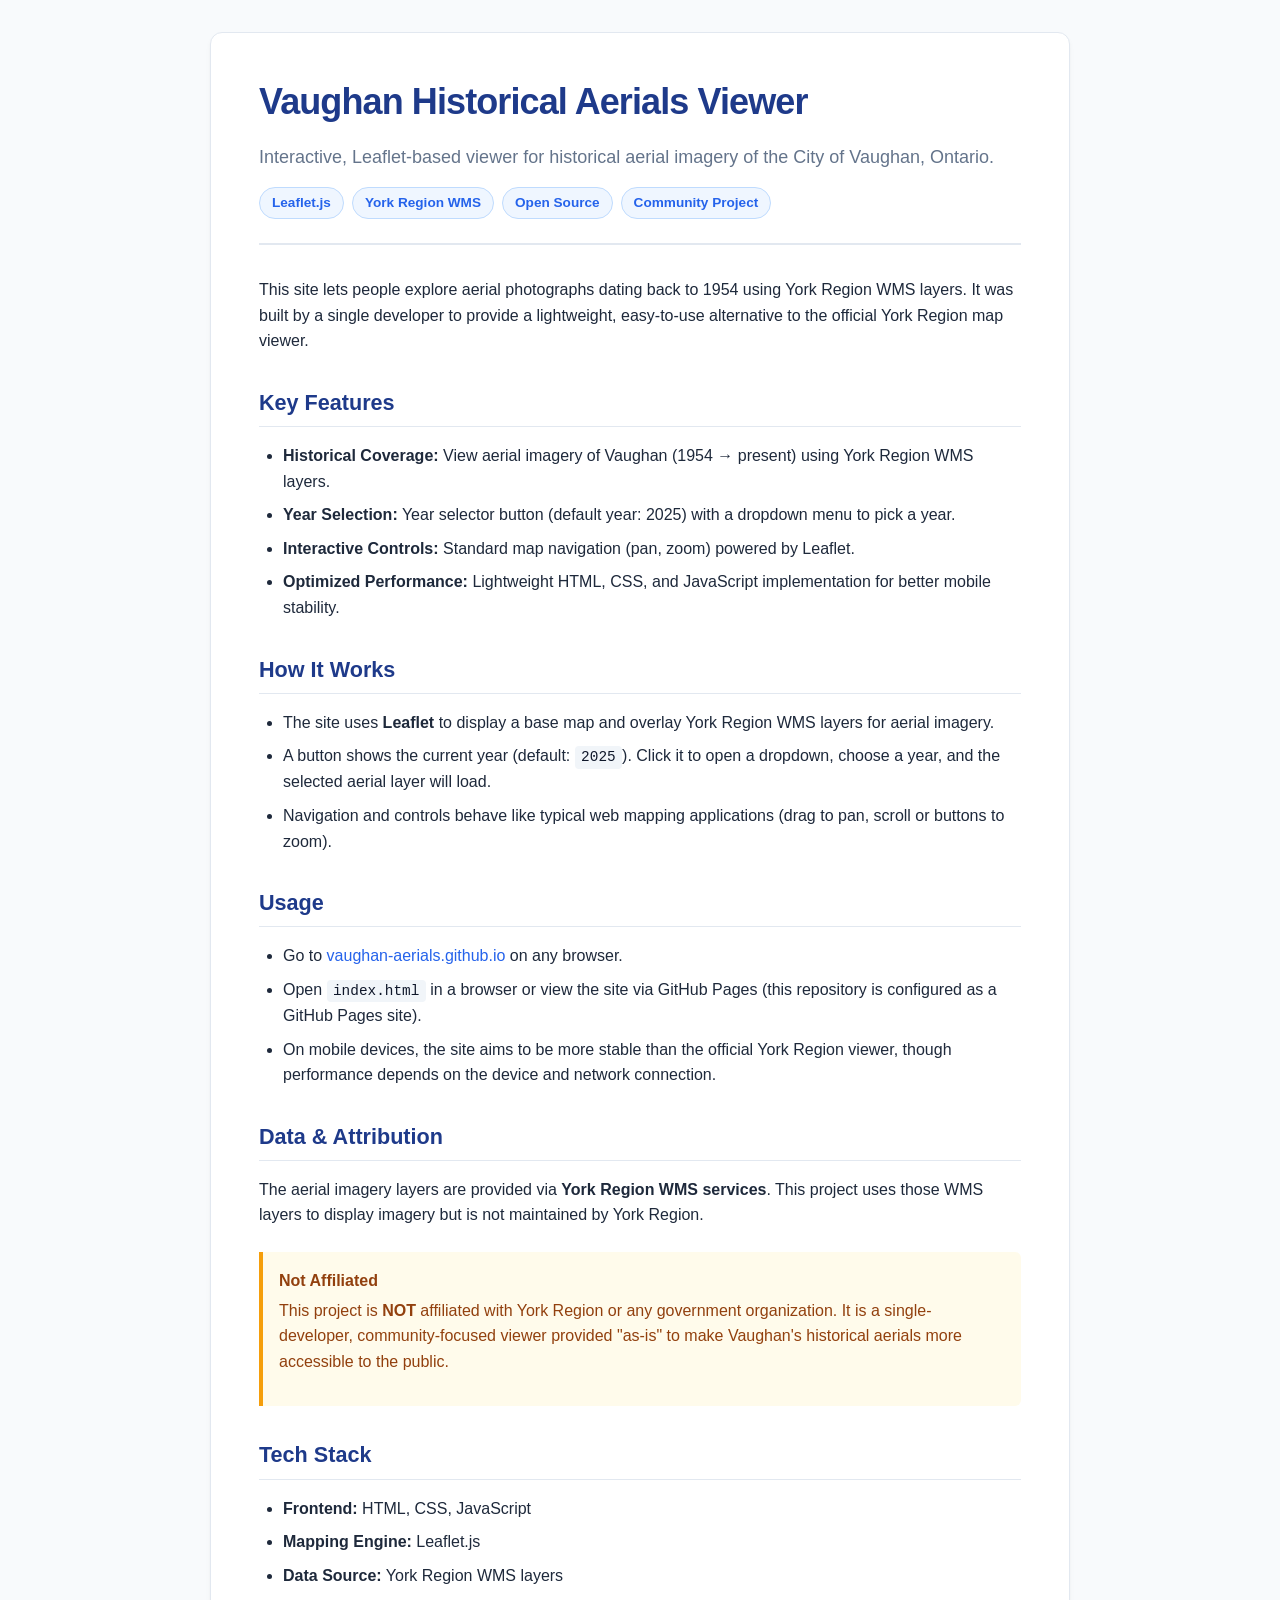
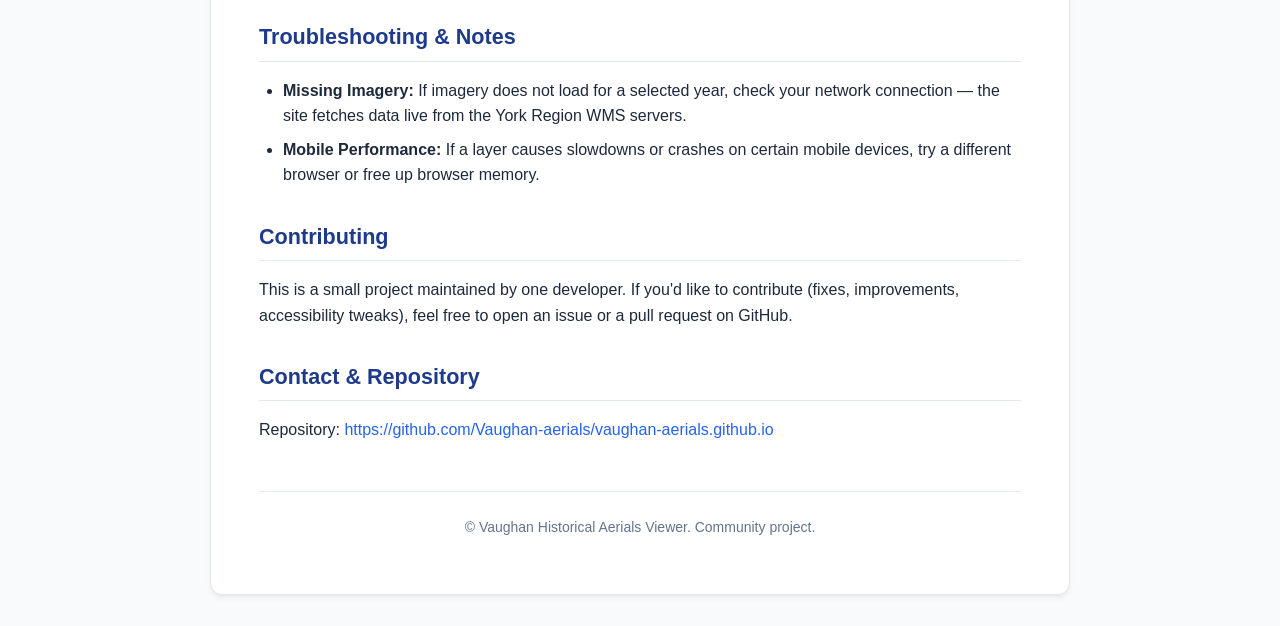
<file: about/index.html>
<!DOCTYPE html>
<html lang="en">
<head>
  <!-- Google tag (gtag.js) -->
<script async src="https://www.googletagmanager.com/gtag/js?id=G-76G8J1PSCC"></script>
<script>
  window.dataLayer = window.dataLayer || [];
  function gtag(){dataLayer.push(arguments);}
  gtag('js', new Date());

  gtag('config', 'G-76G8J1PSCC');
</script>
  <meta charset="UTF-8">
  <meta name="viewport" content="width=device-width, initial-scale=1.0">
  <title>Vaughan Historical Aerials Viewer - Documentation</title>
  <style>
    :root {
      --bg-color: #f8fafc;
      --card-bg: #ffffff;
      --primary: #1e3a8a;
      --primary-light: #eff6ff;
      --text-main: #1e293b;
      --text-muted: #64748b;
      --border-color: #e2e8f0;
      --accent: #2563eb;
      --accent-hover: #1d4ed8;
      --code-bg: #f1f5f9;
    }

    * {
      box-sizing: border-box;
      margin: 0;
      padding: 0;
    }

    body {
      font-family: -apple-system, BlinkMacSystemFont, "Segoe UI", Roboto, Helvetica, Arial, sans-serif;
      background-color: var(--bg-color);
      color: var(--text-main);
      line-height: 1.6;
      padding: 2rem 1rem;
    }

    .container {
      max-width: 860px;
      margin: 0 auto;
      background: var(--card-bg);
      padding: 2.5rem 3rem;
      border-radius: 12px;
      box-shadow: 0 4px 6px -1px rgba(0, 0, 0, 0.05), 0 2px 4px -2px rgba(0, 0, 0, 0.05);
      border: 1px solid var(--border-color);
    }

    header {
      border-bottom: 2px solid var(--border-color);
      padding-bottom: 1.5rem;
      margin-bottom: 2rem;
    }

    h1 {
      font-size: 2.25rem;
      color: var(--primary);
      margin-bottom: 0.75rem;
      font-weight: 700;
      letter-spacing: -0.025em;
    }

    .subtitle {
      font-size: 1.125rem;
      color: var(--text-muted);
      margin-bottom: 1rem;
    }

    .badge-container {
      display: flex;
      gap: 0.5rem;
      flex-wrap: wrap;
      margin-top: 1rem;
    }

    .badge {
      display: inline-block;
      background: var(--primary-light);
      color: var(--accent);
      font-size: 0.85rem;
      font-weight: 600;
      padding: 0.25rem 0.75rem;
      border-radius: 9999px;
      border: 1px solid #bfdbfe;
    }

    h2 {
      font-size: 1.35rem;
      color: var(--primary);
      margin-top: 2rem;
      margin-bottom: 1rem;
      padding-bottom: 0.35rem;
      border-bottom: 1px solid var(--border-color);
    }

    p {
      margin-bottom: 1rem;
    }

    ul {
      margin-bottom: 1.5rem;
      padding-left: 1.5rem;
    }

    li {
      margin-bottom: 0.5rem;
    }

    a {
      color: var(--accent);
      text-decoration: none;
      word-break: break-all;
    }

    a:hover {
      text-decoration: underline;
      color: var(--accent-hover);
    }

    code {
      font-family: ui-monospace, SFMono-Regular, Menlo, Monaco, Consolas, monospace;
      background-color: var(--code-bg);
      padding: 0.2rem 0.4rem;
      border-radius: 4px;
      font-size: 0.9em;
      color: #0f172a;
    }

    .callout {
      background-color: #fffbeb;
      border-left: 4px solid #f59e0b;
      padding: 1rem;
      border-radius: 0 6px 6px 0;
      margin: 1.5rem 0;
      color: #92400e;
    }

    .callout-title {
      font-weight: 700;
      margin-bottom: 0.25rem;
    }

    footer {
      margin-top: 3rem;
      padding-top: 1.5rem;
      border-top: 1px solid var(--border-color);
      text-align: center;
      font-size: 0.875rem;
      color: var(--text-muted);
    }

    @media (max-width: 640px) {
      body {
        padding: 1rem 0.5rem;
      }
      .container {
        padding: 1.5rem 1.25rem;
      }
      h1 {
        font-size: 1.75rem;
      }
    }
  </style>
</head>
<body>

  <div class="container">
    <header>
      <h1>Vaughan Historical Aerials Viewer</h1>
      <p class="subtitle">Interactive, Leaflet-based viewer for historical aerial imagery of the City of Vaughan, Ontario.</p>
      <div class="badge-container">
        <span class="badge">Leaflet.js</span>
        <span class="badge">York Region WMS</span>
        <span class="badge">Open Source</span>
        <span class="badge">Community Project</span>
      </div>
    </header>

    <p>This site lets people explore aerial photographs dating back to 1954 using York Region WMS layers. It was built by a single developer to provide a lightweight, easy-to-use alternative to the official York Region map viewer.</p>

    <section>
      <h2>Key Features</h2>
      <ul>
        <li><strong>Historical Coverage:</strong> View aerial imagery of Vaughan (1954 &rarr; present) using York Region WMS layers.</li>
        <li><strong>Year Selection:</strong> Year selector button (default year: 2025) with a dropdown menu to pick a year.</li>
        <li><strong>Interactive Controls:</strong> Standard map navigation (pan, zoom) powered by Leaflet.</li>
        <li><strong>Optimized Performance:</strong> Lightweight HTML, CSS, and JavaScript implementation for better mobile stability.</li>
      </ul>
    </section>

    <section>
      <h2>How It Works</h2>
      <ul>
        <li>The site uses <strong>Leaflet</strong> to display a base map and overlay York Region WMS layers for aerial imagery.</li>
        <li>A button shows the current year (default: <code>2025</code>). Click it to open a dropdown, choose a year, and the selected aerial layer will load.</li>
        <li>Navigation and controls behave like typical web mapping applications (drag to pan, scroll or buttons to zoom).</li>
      </ul>
    </section>

    <section>
      <h2>Usage</h2>
      <ul>
        <li>Go to <a href="https://vaughan-aerials.github.io" target="_blank" rel="noopener">vaughan-aerials.github.io</a> on any browser.</li>
        <li>Open <code>index.html</code> in a browser or view the site via GitHub Pages (this repository is configured as a GitHub Pages site).</li>
        <li>On mobile devices, the site aims to be more stable than the official York Region viewer, though performance depends on the device and network connection.</li>
      </ul>
    </section>

    <section>
      <h2>Data & Attribution</h2>
      <p>The aerial imagery layers are provided via <strong>York Region WMS services</strong>. This project uses those WMS layers to display imagery but is not maintained by York Region.</p>
    </section>

    <div class="callout">
      <div class="callout-title">Not Affiliated</div>
      <p>This project is <strong>NOT</strong> affiliated with York Region or any government organization. It is a single-developer, community-focused viewer provided "as-is" to make Vaughan's historical aerials more accessible to the public.</p>
    </div>

    <section>
      <h2>Tech Stack</h2>
      <ul>
        <li><strong>Frontend:</strong> HTML, CSS, JavaScript</li>
        <li><strong>Mapping Engine:</strong> Leaflet.js</li>
        <li><strong>Data Source:</strong> York Region WMS layers</li>
      </ul>
    </section>

    <section>
      <h2>Troubleshooting & Notes</h2>
      <ul>
        <li><strong>Missing Imagery:</strong> If imagery does not load for a selected year, check your network connection — the site fetches data live from the York Region WMS servers.</li>
        <li><strong>Mobile Performance:</strong> If a layer causes slowdowns or crashes on certain mobile devices, try a different browser or free up browser memory.</li>
      </ul>
    </section>

    <section>
      <h2>Contributing</h2>
      <p>This is a small project maintained by one developer. If you'd like to contribute (fixes, improvements, accessibility tweaks), feel free to open an issue or a pull request on GitHub.</p>
    </section>

    <section>
      <h2>Contact & Repository</h2>
      <p>Repository: <a href="https://github.com/Vaughan-aerials/vaughan-aerials.github.io" target="_blank" rel="noopener">https://github.com/Vaughan-aerials/vaughan-aerials.github.io</a></p>
    </section>

    <footer>
      <p>&copy; Vaughan Historical Aerials Viewer. Community project.</p>
    </footer>
  </div>

</body>
</html>
</file>
